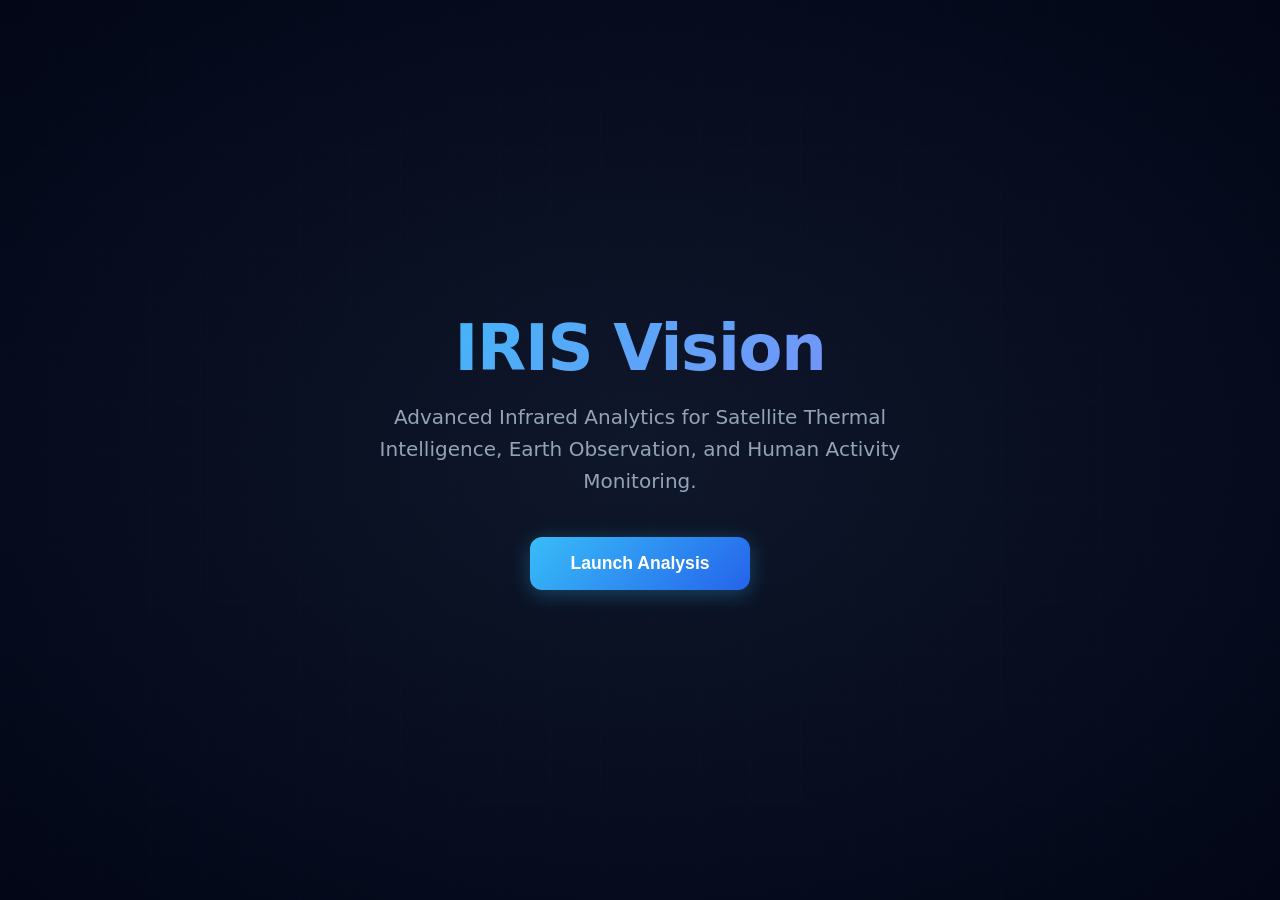
<file: index.html>
<!DOCTYPE html>
<html lang="en">
<head>
<meta charset="UTF-8">
<title>IRIS Vision</title>
<meta name="viewport" content="width=device-width, initial-scale=1.0">
<link rel="stylesheet" href="style.css">
</head>
<body class="landing">
  <div class="landing-content">
    <h1>IRIS Vision</h1>
    <p>Advanced Infrared Analytics for Satellite Thermal Intelligence, Earth Observation, and Human Activity Monitoring.</p>
    <button class="btn-primary" onclick="location.href='dashboard.html'">
      Launch Analysis
    </button>
  </div>
</body>
</html>
</file>
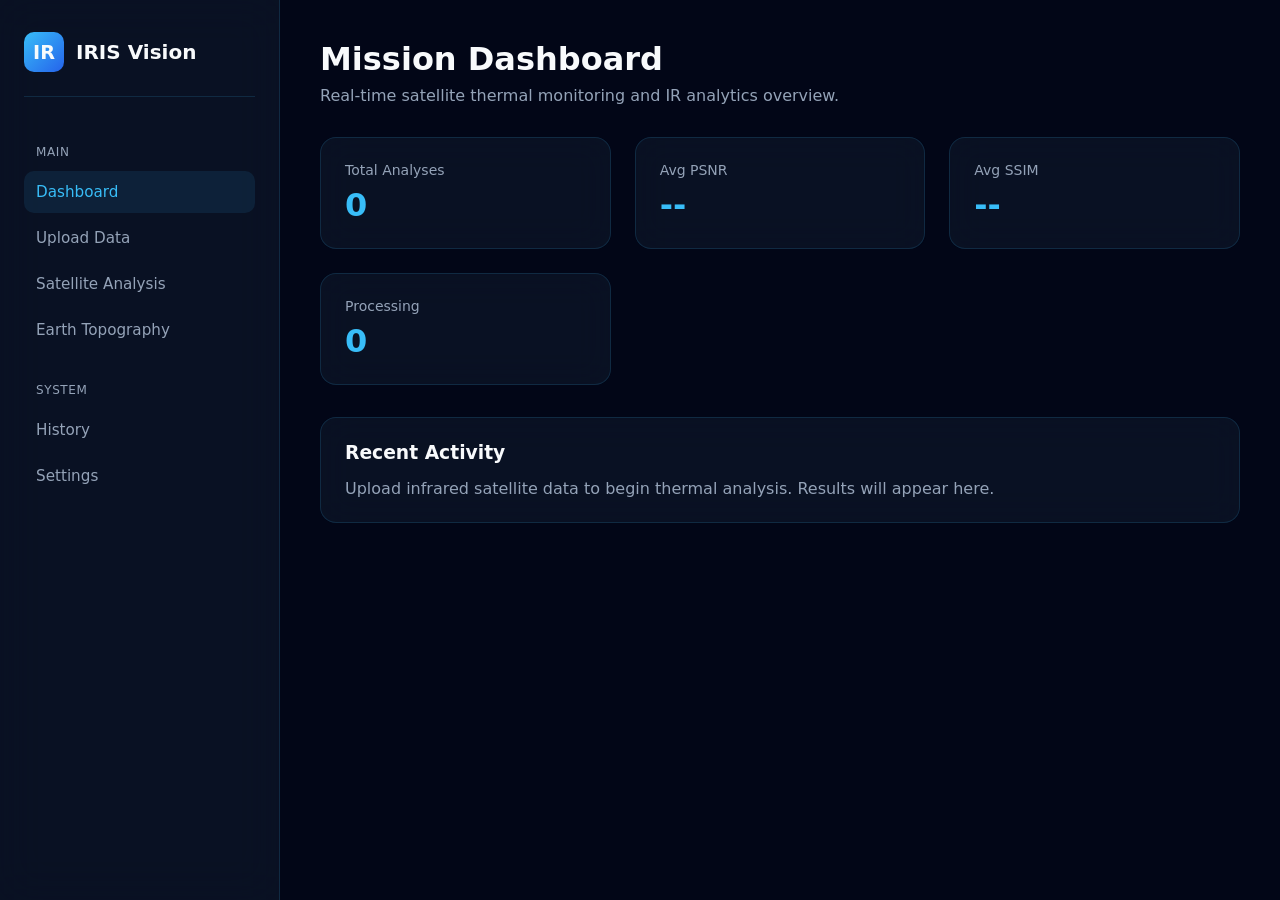
<file: dashboard.html>
<!DOCTYPE html>
<html lang="en">
<head>
<meta charset="UTF-8">
<title>Dashboard - IRIS Vision</title>
<link rel="stylesheet" href="style.css">
</head>
<body>
<div class="app-layout">
  <aside class="sidebar">
    <div class="sidebar-brand">
      <div class="brand-icon">IR</div>
      <h2>IRIS Vision</h2>
    </div>
    <nav>
      <div class="nav-section">
        <label>Main</label>
        <a href="dashboard.html" class="nav-item active">Dashboard</a>
        <a href="upload.html" class="nav-item">Upload Data</a>
        <a href="analysis.html" class="nav-item">Satellite Analysis</a>
        <a href="earth.html" class="nav-item">Earth Topography</a>
      </div>
      <div class="nav-section">
        <label>System</label>
        <a href="history.html" class="nav-item">History</a>
        <a href="settings.html" class="nav-item">Settings</a>
      </div>
    </nav>
  </aside>
  
  <main class="main-content">
    <div class="page-header">
      <h1>Mission Dashboard</h1>
      <p>Real-time satellite thermal monitoring and IR analytics overview.</p>
    </div>
    
    <div class="stats-grid">
      <div class="glass-card">
        <div class="stat-label">Total Analyses</div>
        <div class="stat-value" id="statTotal">0</div>
      </div>
      <div class="glass-card">
        <div class="stat-label">Avg PSNR</div>
        <div class="stat-value" id="statPsnr">--</div>
      </div>
      <div class="glass-card">
        <div class="stat-label">Avg SSIM</div>
        <div class="stat-value" id="statSsim">--</div>
      </div>
      <div class="glass-card">
        <div class="stat-label">Processing</div>
        <div class="stat-value" id="statPending">0</div>
      </div>
    </div>
    
    <div class="glass-card">
      <h3 style="margin-bottom:1rem;">Recent Activity</h3>
      <p style="color:var(--muted)">Upload infrared satellite data to begin thermal analysis. Results will appear here.</p>
    </div>
  </main>
</div>
<script src="app.js"></script>
</body>
</html>
</file>
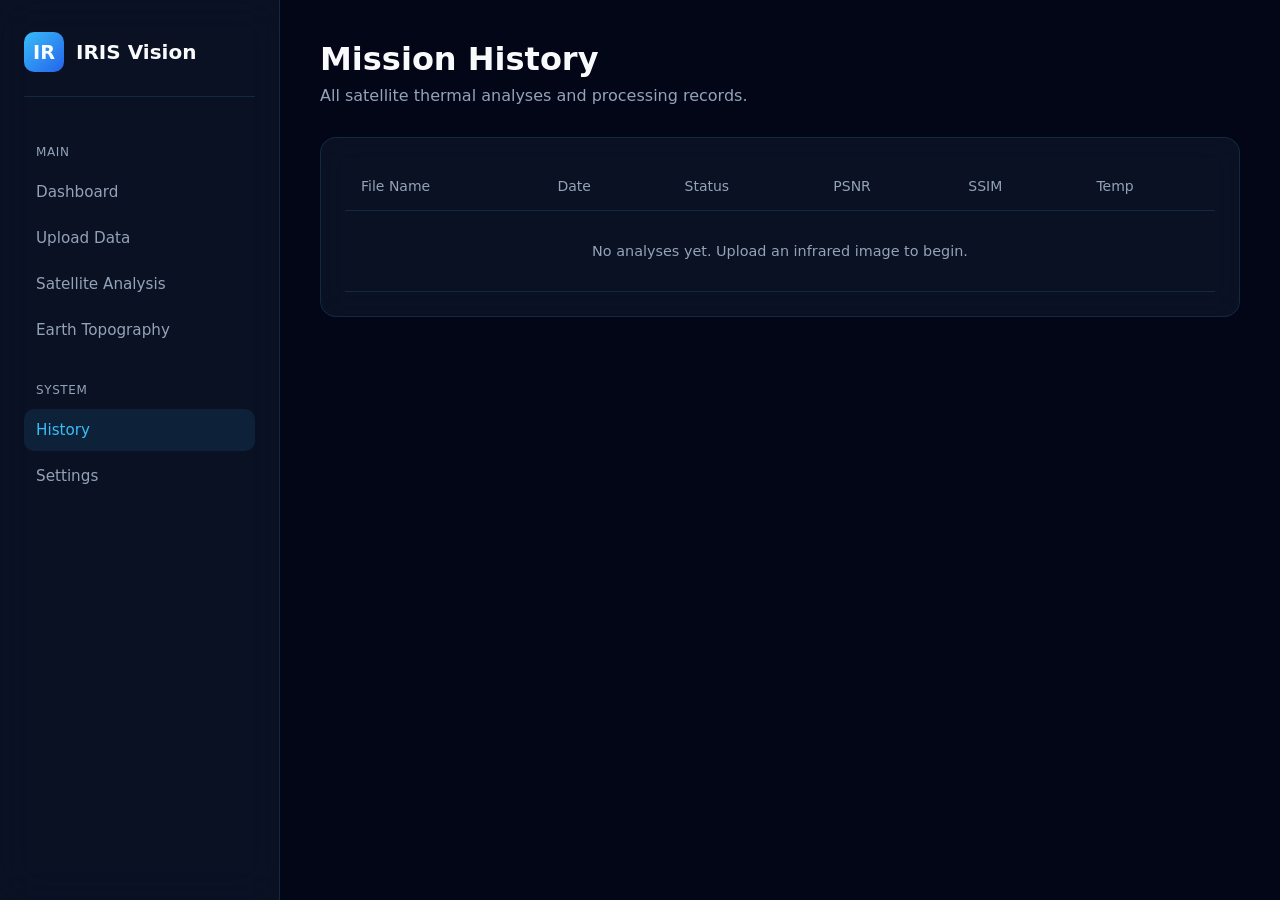
<file: history.html>
<!DOCTYPE html>
<html lang="en">
<head>
<meta charset="UTF-8">
<title>History - IRIS Vision</title>
<link rel="stylesheet" href="style.css">
</head>
<body>
<div class="app-layout">
  <aside class="sidebar">
    <div class="sidebar-brand">
      <div class="brand-icon">IR</div>
      <h2>IRIS Vision</h2>
    </div>
    <nav>
      <div class="nav-section">
        <label>Main</label>
        <a href="dashboard.html" class="nav-item">Dashboard</a>
        <a href="upload.html" class="nav-item">Upload Data</a>
        <a href="analysis.html" class="nav-item">Satellite Analysis</a>
        <a href="earth.html" class="nav-item">Earth Topography</a>
      </div>
      <div class="nav-section">
        <label>System</label>
        <a href="history.html" class="nav-item active">History</a>
        <a href="settings.html" class="nav-item">Settings</a>
      </div>
    </nav>
  </aside>
  
  <main class="main-content">
    <div class="page-header">
      <h1>Mission History</h1>
      <p>All satellite thermal analyses and processing records.</p>
    </div>
    
    <div class="glass-card" style="overflow-x:auto;">
      <table class="data-table">
        <thead>
          <tr>
            <th>File Name</th>
            <th>Date</th>
            <th>Status</th>
            <th>PSNR</th>
            <th>SSIM</th>
            <th>Temp</th>
          </tr>
        </thead>
        <tbody id="historyBody"></tbody>
      </table>
    </div>
  </main>
</div>
<script src="app.js"></script>
</body>
</html>
</file>
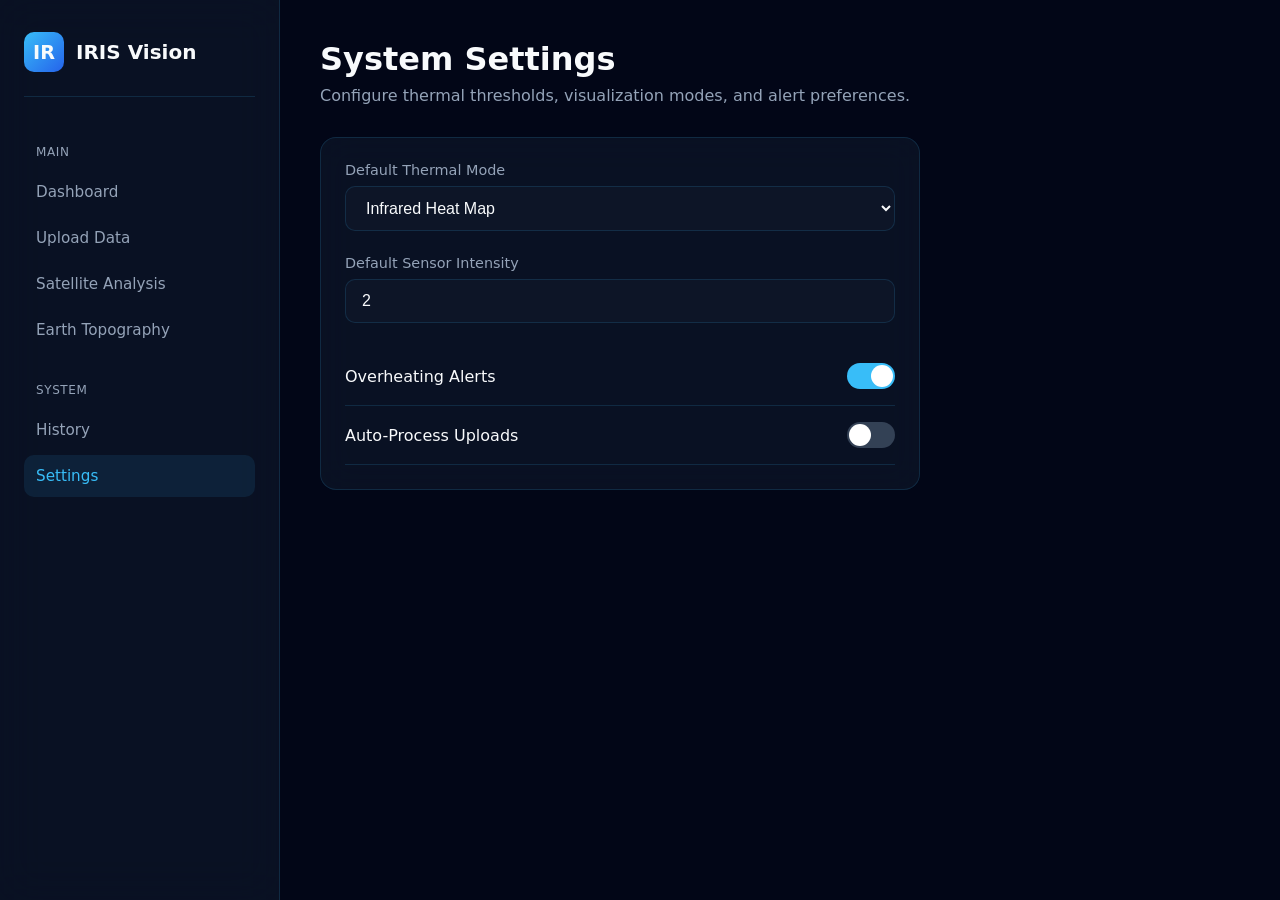
<file: settings.html>
<!DOCTYPE html>
<html lang="en">
<head>
<meta charset="UTF-8">
<title>Settings - IRIS Vision</title>
<link rel="stylesheet" href="style.css">
</head>
<body>
<div class="app-layout">
  <aside class="sidebar">
    <div class="sidebar-brand">
      <div class="brand-icon">IR</div>
      <h2>IRIS Vision</h2>
    </div>
    <nav>
      <div class="nav-section">
        <label>Main</label>
        <a href="dashboard.html" class="nav-item">Dashboard</a>
        <a href="upload.html" class="nav-item">Upload Data</a>
        <a href="analysis.html" class="nav-item">Satellite Analysis</a>
        <a href="earth.html" class="nav-item">Earth Topography</a>
      </div>
      <div class="nav-section">
        <label>System</label>
        <a href="history.html" class="nav-item">History</a>
        <a href="settings.html" class="nav-item active">Settings</a>
      </div>
    </nav>
  </aside>
  
  <main class="main-content">
    <div class="page-header">
      <h1>System Settings</h1>
      <p>Configure thermal thresholds, visualization modes, and alert preferences.</p>
    </div>
    
    <div class="glass-card" style="max-width:600px;">
      <div class="form-group">
        <label>Default Thermal Mode</label>
        <select id="settingMode">
          <option value="heat">Infrared Heat Map</option>
          <option value="spectrum">Spectrum</option>
          <option value="risk">Risk Assessment</option>
        </select>
      </div>
      
      <div class="form-group">
        <label>Default Sensor Intensity</label>
        <input type="number" id="settingIntensity" min="1" max="5" value="2">
      </div>
      
      <div class="toggle-row">
        <span>Overheating Alerts</span>
        <div class="toggle-switch active" id="toggleAlerts"></div>
      </div>
      
      <div class="toggle-row">
        <span>Auto-Process Uploads</span>
        <div class="toggle-switch" id="toggleAuto"></div>
      </div>
    </div>
  </main>
</div>
<script src="app.js"></script>
</body>
</html>
</file>
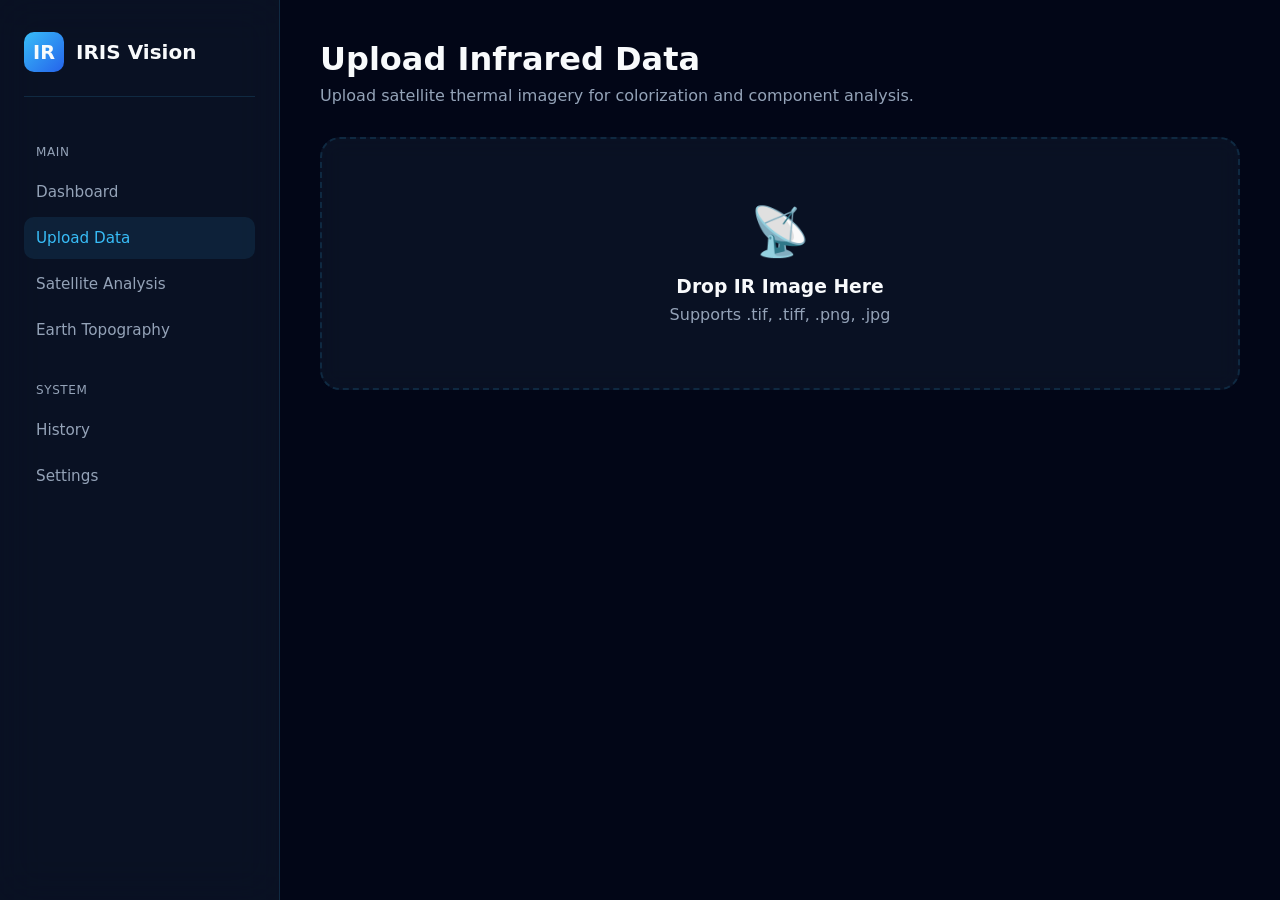
<file: upload.html>
<!DOCTYPE html>
<html lang="en">
<head>
<meta charset="UTF-8">
<title>Upload - IRIS Vision</title>
<link rel="stylesheet" href="style.css">
</head>
<body>
<div class="app-layout">
  <aside class="sidebar">
    <div class="sidebar-brand">
      <div class="brand-icon">IR</div>
      <h2>IRIS Vision</h2>
    </div>
    <nav>
      <div class="nav-section">
        <label>Main</label>
        <a href="dashboard.html" class="nav-item">Dashboard</a>
        <a href="upload.html" class="nav-item active">Upload Data</a>
        <a href="analysis.html" class="nav-item">Satellite Analysis</a>
        <a href="earth.html" class="nav-item">Earth Topography</a>
      </div>
      <div class="nav-section">
        <label>System</label>
        <a href="history.html" class="nav-item">History</a>
        <a href="settings.html" class="nav-item">Settings</a>
      </div>
    </nav>
  </aside>
  
  <main class="main-content">
    <div class="page-header">
      <h1>Upload Infrared Data</h1>
      <p>Upload satellite thermal imagery for colorization and component analysis.</p>
    </div>
    
    <div class="upload-zone" id="uploadZone">
      <div style="font-size:3rem;color:var(--primary);margin-bottom:1rem;">📡</div>
      <h3>Drop IR Image Here</h3>
      <p style="color:var(--muted);margin-top:0.5rem;">Supports .tif, .tiff, .png, .jpg</p>
      <input type="file" id="fileInput" accept=".tif,.tiff,.png,.jpg,.jpeg" hidden>
    </div>
  </main>
</div>
<script src="app.js"></script>
</body>
</html>
</file>
<file: style.css>
:root {
  --bg: #020617;
  --surface: rgba(15, 23, 42, 0.65);
  --border: rgba(56, 189, 248, 0.15);
  --primary: #38bdf8;
  --accent: #f97316;
  --text: #f8fafc;
  --muted: #94a3b8;
  --danger: #ef4444;
  --success: #22c55e;
  --warning: #eab308;
}

* {
  margin: 0;
  padding: 0;
  box-sizing: border-box;
}

body {
  font-family: 'Segoe UI', system-ui, -apple-system, sans-serif;
  background: var(--bg);
  color: var(--text);
  min-height: 100vh;
  overflow-x: hidden;
}

/* Landing Page */
.landing {
  min-height: 100vh;
  display: flex;
  align-items: center;
  justify-content: center;
  position: relative;
  background: radial-gradient(ellipse at center, #0f172a 0%, #020617 100%);
}

.landing::before {
  content: '';
  position: absolute;
  inset: 0;
  background-image: 
    linear-gradient(rgba(56, 189, 248, 0.03) 1px, transparent 1px),
    linear-gradient(90deg, rgba(56, 189, 248, 0.03) 1px, transparent 1px);
  background-size: 50px 50px;
  opacity: 0.5;
}

.landing-content {
  position: relative;
  z-index: 2;
  text-align: center;
  padding: 2rem;
}

.landing-content h1 {
  font-size: 4rem;
  font-weight: 800;
  letter-spacing: -0.02em;
  background: linear-gradient(135deg, var(--primary), #818cf8);
  -webkit-background-clip: text;
  -webkit-text-fill-color: transparent;
  margin-bottom: 1rem;
}

.landing-content p {
  font-size: 1.25rem;
  color: var(--muted);
  margin-bottom: 2.5rem;
  max-width: 600px;
  margin-left: auto;
  margin-right: auto;
  line-height: 1.6;
}

.btn-primary {
  display: inline-flex;
  align-items: center;
  gap: 0.5rem;
  padding: 1rem 2.5rem;
  background: linear-gradient(135deg, var(--primary), #2563eb);
  color: white;
  border: none;
  border-radius: 12px;
  font-size: 1.1rem;
  font-weight: 600;
  cursor: pointer;
  transition: all 0.3s ease;
  box-shadow: 0 4px 20px rgba(56, 189, 248, 0.3);
}

.btn-primary:hover {
  transform: translateY(-2px);
  box-shadow: 0 8px 30px rgba(56, 189, 248, 0.4);
}

/* App Layout */
.app-layout {
  display: flex;
  min-height: 100vh;
}

/* Sidebar */
.sidebar {
  width: 280px;
  background: var(--surface);
  backdrop-filter: blur(20px);
  border-right: 1px solid var(--border);
  padding: 2rem 1.5rem;
  position: fixed;
  height: 100vh;
  overflow-y: auto;
  z-index: 100;
}

.sidebar-brand {
  display: flex;
  align-items: center;
  gap: 0.75rem;
  margin-bottom: 3rem;
  padding-bottom: 1.5rem;
  border-bottom: 1px solid var(--border);
}

.brand-icon {
  width: 40px;
  height: 40px;
  background: linear-gradient(135deg, var(--primary), #2563eb);
  border-radius: 10px;
  display: flex;
  align-items: center;
  justify-content: center;
  font-weight: 700;
  font-size: 1.2rem;
}

.sidebar-brand h2 {
  font-size: 1.25rem;
  font-weight: 700;
}

.nav-section {
  margin-bottom: 2rem;
}

.nav-section label {
  display: block;
  font-size: 0.75rem;
  text-transform: uppercase;
  letter-spacing: 0.05em;
  color: var(--muted);
  margin-bottom: 0.75rem;
  padding-left: 0.75rem;
}

.nav-item {
  display: flex;
  align-items: center;
  gap: 0.75rem;
  padding: 0.75rem;
  border-radius: 10px;
  color: var(--muted);
  text-decoration: none;
  font-size: 0.95rem;
  transition: all 0.2s;
  margin-bottom: 0.25rem;
}

.nav-item:hover, .nav-item.active {
  background: rgba(56, 189, 248, 0.1);
  color: var(--primary);
}

/* Main Content */
.main-content {
  flex: 1;
  margin-left: 280px;
  padding: 2.5rem;
  min-height: 100vh;
}

.page-header {
  margin-bottom: 2rem;
}

.page-header h1 {
  font-size: 2rem;
  font-weight: 700;
  margin-bottom: 0.5rem;
}

.page-header p {
  color: var(--muted);
}

/* Glass Cards */
.glass-card {
  background: var(--surface);
  backdrop-filter: blur(16px);
  border: 1px solid var(--border);
  border-radius: 16px;
  padding: 1.5rem;
  transition: all 0.3s ease;
}

.glass-card:hover {
  border-color: rgba(56, 189, 248, 0.3);
  transform: translateY(-2px);
}

.stats-grid {
  display: grid;
  grid-template-columns: repeat(auto-fit, minmax(240px, 1fr));
  gap: 1.5rem;
  margin-bottom: 2rem;
}

.stat-value {
  font-size: 2rem;
  font-weight: 700;
  color: var(--primary);
  margin-top: 0.5rem;
}

.stat-label {
  font-size: 0.875rem;
  color: var(--muted);
}

/* Upload Zone */
.upload-zone {
  border: 2px dashed var(--border);
  border-radius: 20px;
  padding: 4rem 2rem;
  text-align: center;
  transition: all 0.3s;
  cursor: pointer;
  background: var(--surface);
  backdrop-filter: blur(10px);
}

.upload-zone:hover, .upload-zone.dragover {
  border-color: var(--primary);
  background: rgba(56, 189, 248, 0.05);
}

.upload-zone i {
  font-size: 3rem;
  color: var(--primary);
  margin-bottom: 1rem;
}

/* Tables */
.data-table {
  width: 100%;
  border-collapse: collapse;
}

.data-table th {
  text-align: left;
  padding: 1rem;
  color: var(--muted);
  font-weight: 500;
  font-size: 0.875rem;
  border-bottom: 1px solid var(--border);
}

.data-table td {
  padding: 1rem;
  border-bottom: 1px solid var(--border);
  font-size: 0.9rem;
}

.status-badge {
  display: inline-flex;
  padding: 0.25rem 0.75rem;
  border-radius: 20px;
  font-size: 0.75rem;
  font-weight: 600;
}

.status-pending { background: rgba(234, 179, 8, 0.15); color: var(--warning); }
.status-processing { background: rgba(56, 189, 248, 0.15); color: var(--primary); }
.status-completed { background: rgba(34, 197, 94, 0.15); color: var(--success); }

/* 3D Canvas */
.canvas-container {
  width: 100%;
  height: 70vh;
  border-radius: 16px;
  overflow: hidden;
  border: 1px solid var(--border);
  background: #000;
  position: relative;
}

.canvas-overlay {
  position: absolute;
  bottom: 1.5rem;
  left: 1.5rem;
  background: rgba(0,0,0,0.7);
  backdrop-filter: blur(10px);
  padding: 1rem;
  border-radius: 12px;
  border: 1px solid var(--border);
}

/* Forms */
.form-group {
  margin-bottom: 1.5rem;
}

.form-group label {
  display: block;
  margin-bottom: 0.5rem;
  font-size: 0.9rem;
  color: var(--muted);
}

input, select {
  width: 100%;
  padding: 0.75rem 1rem;
  background: rgba(15, 23, 42, 0.8);
  border: 1px solid var(--border);
  border-radius: 10px;
  color: var(--text);
  font-size: 1rem;
  outline: none;
  transition: border-color 0.2s;
}

input:focus, select:focus {
  border-color: var(--primary);
}

/* Toggle */
.toggle-row {
  display: flex;
  align-items: center;
  justify-content: space-between;
  padding: 1rem 0;
  border-bottom: 1px solid var(--border);
}

.toggle-switch {
  position: relative;
  width: 48px;
  height: 26px;
  background: #334155;
  border-radius: 13px;
  cursor: pointer;
  transition: background 0.3s;
}

.toggle-switch.active {
  background: var(--primary);
}

.toggle-switch::after {
  content: '';
  position: absolute;
  width: 22px;
  height: 22px;
  background: white;
  border-radius: 50%;
  top: 2px;
  left: 2px;
  transition: transform 0.3s;
}

.toggle-switch.active::after {
  transform: translateX(22px);
}

/* Responsive */
@media (max-width: 768px) {
  .sidebar {
    transform: translateX(-100%);
    transition: transform 0.3s;
  }
  
  .sidebar.open {
    transform: translateX(0);
  }
  
  .main-content {
    margin-left: 0;
    padding: 1.5rem;
  }
  
  .landing-content h1 {
    font-size: 2.5rem;
  }
}
</file>
